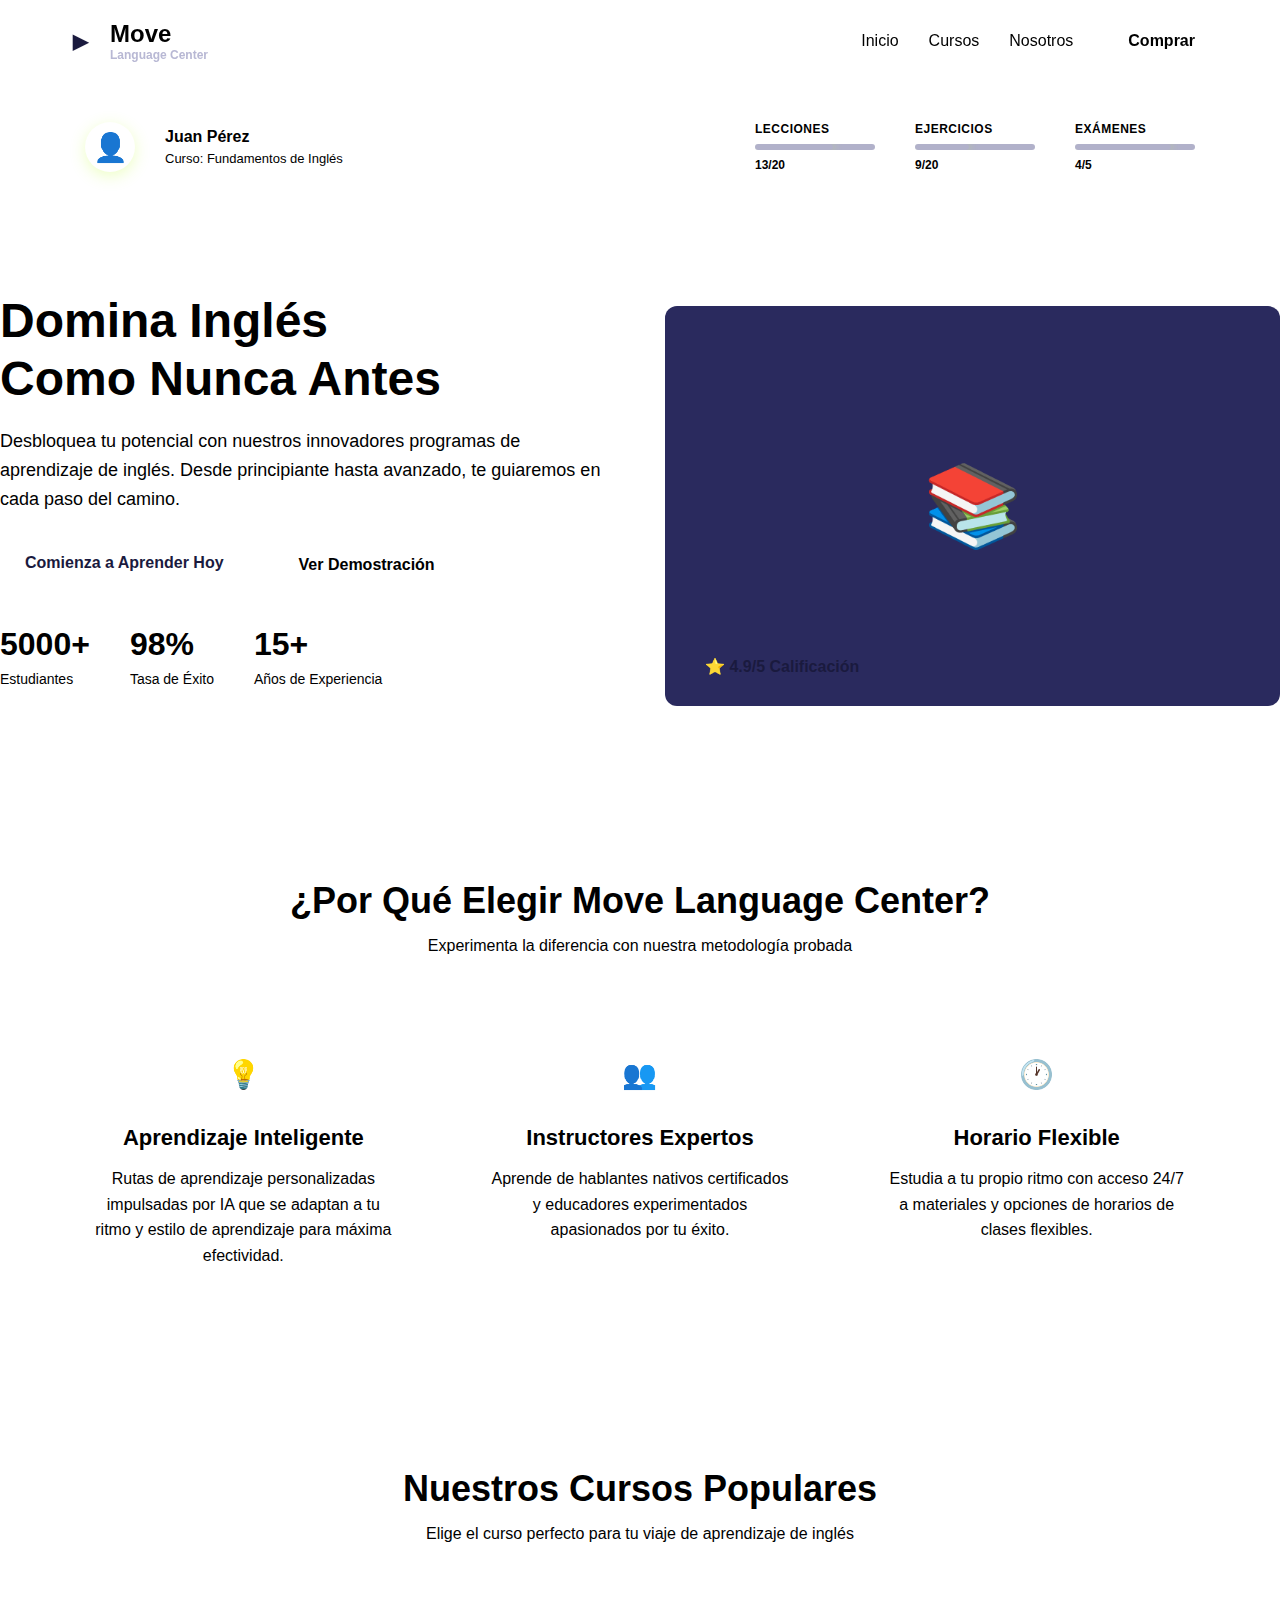
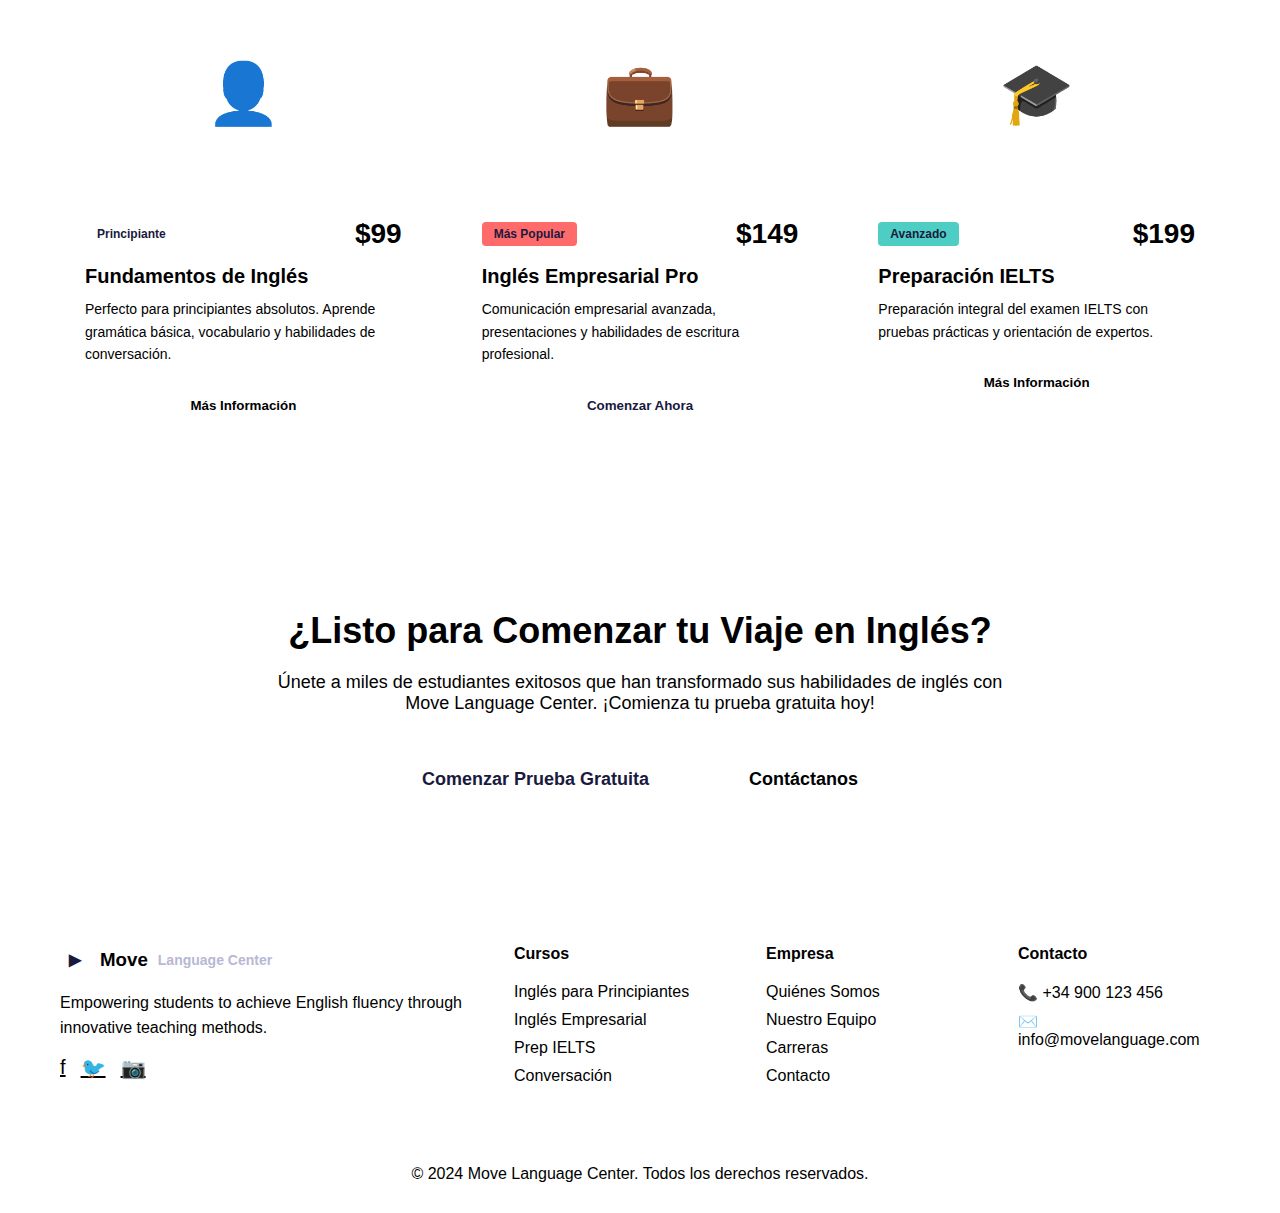
<file: index.html>
<!DOCTYPE html>
<html lang="es">
<head>
    <meta charset="UTF-8">
    <meta name="viewport" content="width=device-width, initial-scale=1.0">
    <title>Move Language Center</title>
    <link rel="stylesheet" href="styles.css">
</head>
<body>
    <header>
        <nav class="container">
            <div class="logo">
                <div class="logo-icon">▶</div>
                <div>
                    <div style="font-size: 24px;">Move</div>
                    <div style="font-size: 12px; color: #b8b8d4;">Language Center</div>
                </div>
            </div>
            <div class="nav-links">
                <a href="#inicio">Inicio</a>
                <a href="cursos.html">Cursos</a>
                <a href="nosotros.html">Nosotros</a>
                <a href="#comprar" class="btn-primary">Comprar</a>
            </div>
        </nav>
    </header>

    <!-- User Profile Section -->
    <section class="user-profile-bar">
        <div class="container">
            <a href="dashboard.html" style="text-decoration: none; color: inherit; cursor: pointer;">
                <div class="user-profile-card" style="cursor: pointer;">
                    <div class="profile-avatar">
                        <div class="avatar-icon">👤</div>
                    </div>
                    <div class="profile-info">
                        <div class="profile-name">Juan Pérez</div>
                        <div class="profile-course">Curso: Fundamentos de Inglés</div>
                    </div>
                    <div class="progress-indicators">
                        <div class="progress-item">
                            <div class="progress-label">Lecciones</div>
                            <div class="progress-bar">
                                <div class="progress-fill" style="width: 65%;"></div>
                            </div>
                            <div class="progress-text">13/20</div>
                        </div>
                        <div class="progress-item">
                            <div class="progress-label">Ejercicios</div>
                            <div class="progress-bar">
                                <div class="progress-fill" style="width: 45%;"></div>
                            </div>
                            <div class="progress-text">9/20</div>
                        </div>
                        <div class="progress-item">
                            <div class="progress-label">Exámenes</div>
                            <div class="progress-bar">
                                <div class="progress-fill" style="width: 80%;"></div>
                            </div>
                            <div class="progress-text">4/5</div>
                        </div>
                    </div>
                </div>
            </a>
        </div>
    </section>

    <section class="hero">
        <div class="container" style="display: contents;">
            <div class="hero-content">
                <h1>Domina <span class="highlight">Inglés</span><br>Como Nunca Antes</h1>
                <p>Desbloquea tu potencial con nuestros innovadores programas de aprendizaje de inglés. Desde principiante hasta avanzado, te guiaremos en cada paso del camino.</p>
                <div class="hero-buttons">
                    <a href="#" class="btn-primary">Comienza a Aprender Hoy</a>
                    <a href="#" class="btn-secondary">Ver Demostración</a>
                </div>
                <div class="stats">
                    <div class="stat-item">
                        <h3>5000+</h3>
                        <p>Estudiantes</p>
                    </div>
                    <div class="stat-item">
                        <h3>98%</h3>
                        <p>Tasa de Éxito</p>
                    </div>
                    <div class="stat-item">
                        <h3>15+</h3>
                        <p>Años de Experiencia</p>
                    </div>
                </div>
            </div>
            <div class="hero-image">
                <div style="background: #2a2a5e; border-radius: 12px; padding: 40px; text-align: center; min-height: 400px; display: flex; align-items: center; justify-content: center; font-size: 80px;">
                    📚
                </div>
                <div class="rating-badge">
                    ⭐ 4.9/5 Calificación
                </div>
            </div>
        </div>
    </section>

    <section class="why-choose">
        <div class="container">
            <h2>¿Por Qué Elegir Move Language Center?</h2>
            <p class="subtitle">Experimenta la diferencia con nuestra metodología probada</p>
            <div class="features">
                <div class="feature-card">
                    <div class="feature-icon">💡</div>
                    <h3>Aprendizaje Inteligente</h3>
                    <p>Rutas de aprendizaje personalizadas impulsadas por IA que se adaptan a tu ritmo y estilo de aprendizaje para máxima efectividad.</p>
                </div>
                <div class="feature-card">
                    <div class="feature-icon">👥</div>
                    <h3>Instructores Expertos</h3>
                    <p>Aprende de hablantes nativos certificados y educadores experimentados apasionados por tu éxito.</p>
                </div>
                <div class="feature-card">
                    <div class="feature-icon">🕐</div>
                    <h3>Horario Flexible</h3>
                    <p>Estudia a tu propio ritmo con acceso 24/7 a materiales y opciones de horarios de clases flexibles.</p>
                </div>
            </div>
        </div>
    </section>

    <section class="courses">
        <div class="container">
            <h2>Nuestros Cursos Populares</h2>
            <p class="subtitle">Elige el curso perfecto para tu viaje de aprendizaje de inglés</p>
            <div class="course-grid">
                <div class="course-card">
                    <div class="course-image">👤</div>
                    <div class="course-content">
                        <div class="course-header">
                            <span class="course-badge">Principiante</span>
                            <span class="course-price">$99</span>
                        </div>
                        <h3>Fundamentos de Inglés</h3>
                        <p>Perfecto para principiantes absolutos. Aprende gramática básica, vocabulario y habilidades de conversación.</p>
                        <button class="course-button secondary">Más Información</button>
                    </div>
                </div>
                <div class="course-card">
                    <div class="course-image">💼</div>
                    <div class="course-content">
                        <div class="course-header">
                            <span class="course-badge" style="background: #ff6b6b;">Más Popular</span>
                            <span class="course-price">$149</span>
                        </div>
                        <h3>Inglés Empresarial Pro</h3>
                        <p>Comunicación empresarial avanzada, presentaciones y habilidades de escritura profesional.</p>
                        <button class="course-button">Comenzar Ahora</button>
                    </div>
                </div>
                <div class="course-card">
                    <div class="course-image">🎓</div>
                    <div class="course-content">
                        <div class="course-header">
                            <span class="course-badge" style="background: #4ecdc4;">Avanzado</span>
                            <span class="course-price">$199</span>
                        </div>
                        <h3>Preparación IELTS</h3>
                        <p>Preparación integral del examen IELTS con pruebas prácticas y orientación de expertos.</p>
                        <button class="course-button secondary">Más Información</button>
                    </div>
                </div>
            </div>
        </div>
    </section>

    <section class="cta">
        <div class="container">
            <h2>¿Listo para Comenzar tu Viaje en Inglés?</h2>
            <p>Únete a miles de estudiantes exitosos que han transformado sus habilidades de inglés con<br>Move Language Center. ¡Comienza tu prueba gratuita hoy!</p>
            <div class="cta-buttons">
                <a href="#" class="btn-primary" style="padding: 15px 40px; font-size: 18px;">Comenzar Prueba Gratuita</a>
                <a href="#" class="btn-secondary" style="padding: 15px 40px; font-size: 18px;">Contáctanos</a>
            </div>
        </div>
    </section>

    <footer>
        <div class="container">
            <div class="footer-content">
                <div class="footer-about">
                    <h3>
                        <div class="logo-icon" style="width: 30px; height: 30px; font-size: 16px;">▶</div>
                        Move<br><span style="font-size: 14px; color: #b8b8d4;">Language Center</span>
                    </h3>
                    <p>Empowering students to achieve English fluency through innovative teaching methods.</p>
                    <div class="social-links">
                        <a href="#">f</a>
                        <a href="#">🐦</a>
                        <a href="#">📷</a>
                    </div>
                </div>
                <div class="footer-section">
                    <h4>Cursos</h4>
                    <ul>
                        <li><a href="#">Inglés para Principiantes</a></li>
                        <li><a href="#">Inglés Empresarial</a></li>
                        <li><a href="#">Prep IELTS</a></li>
                        <li><a href="#">Conversación</a></li>
                    </ul>
                </div>
                <div class="footer-section">
                    <h4>Empresa</h4>
                    <ul>
                        <li><a href="#">Quiénes Somos</a></li>
                        <li><a href="#">Nuestro Equipo</a></li>
                        <li><a href="#">Carreras</a></li>
                        <li><a href="#">Contacto</a></li>
                    </ul>
                </div>
                <div class="footer-section">
                    <h4>Contacto</h4>
                    <ul>
                        <li><a href="tel:+15551234567">📞 +34 900 123 456</a></li>
                        <li><a href="mailto:info@movelanguage.com">✉️ info@movelanguage.com</a></li>
                    </ul>
                </div>
            </div>
            <div class="footer-bottom">
                <p>© 2024 Move Language Center. Todos los derechos reservados.</p>
            </div>
        </div>
    </footer>
</body>
</html>
</file>
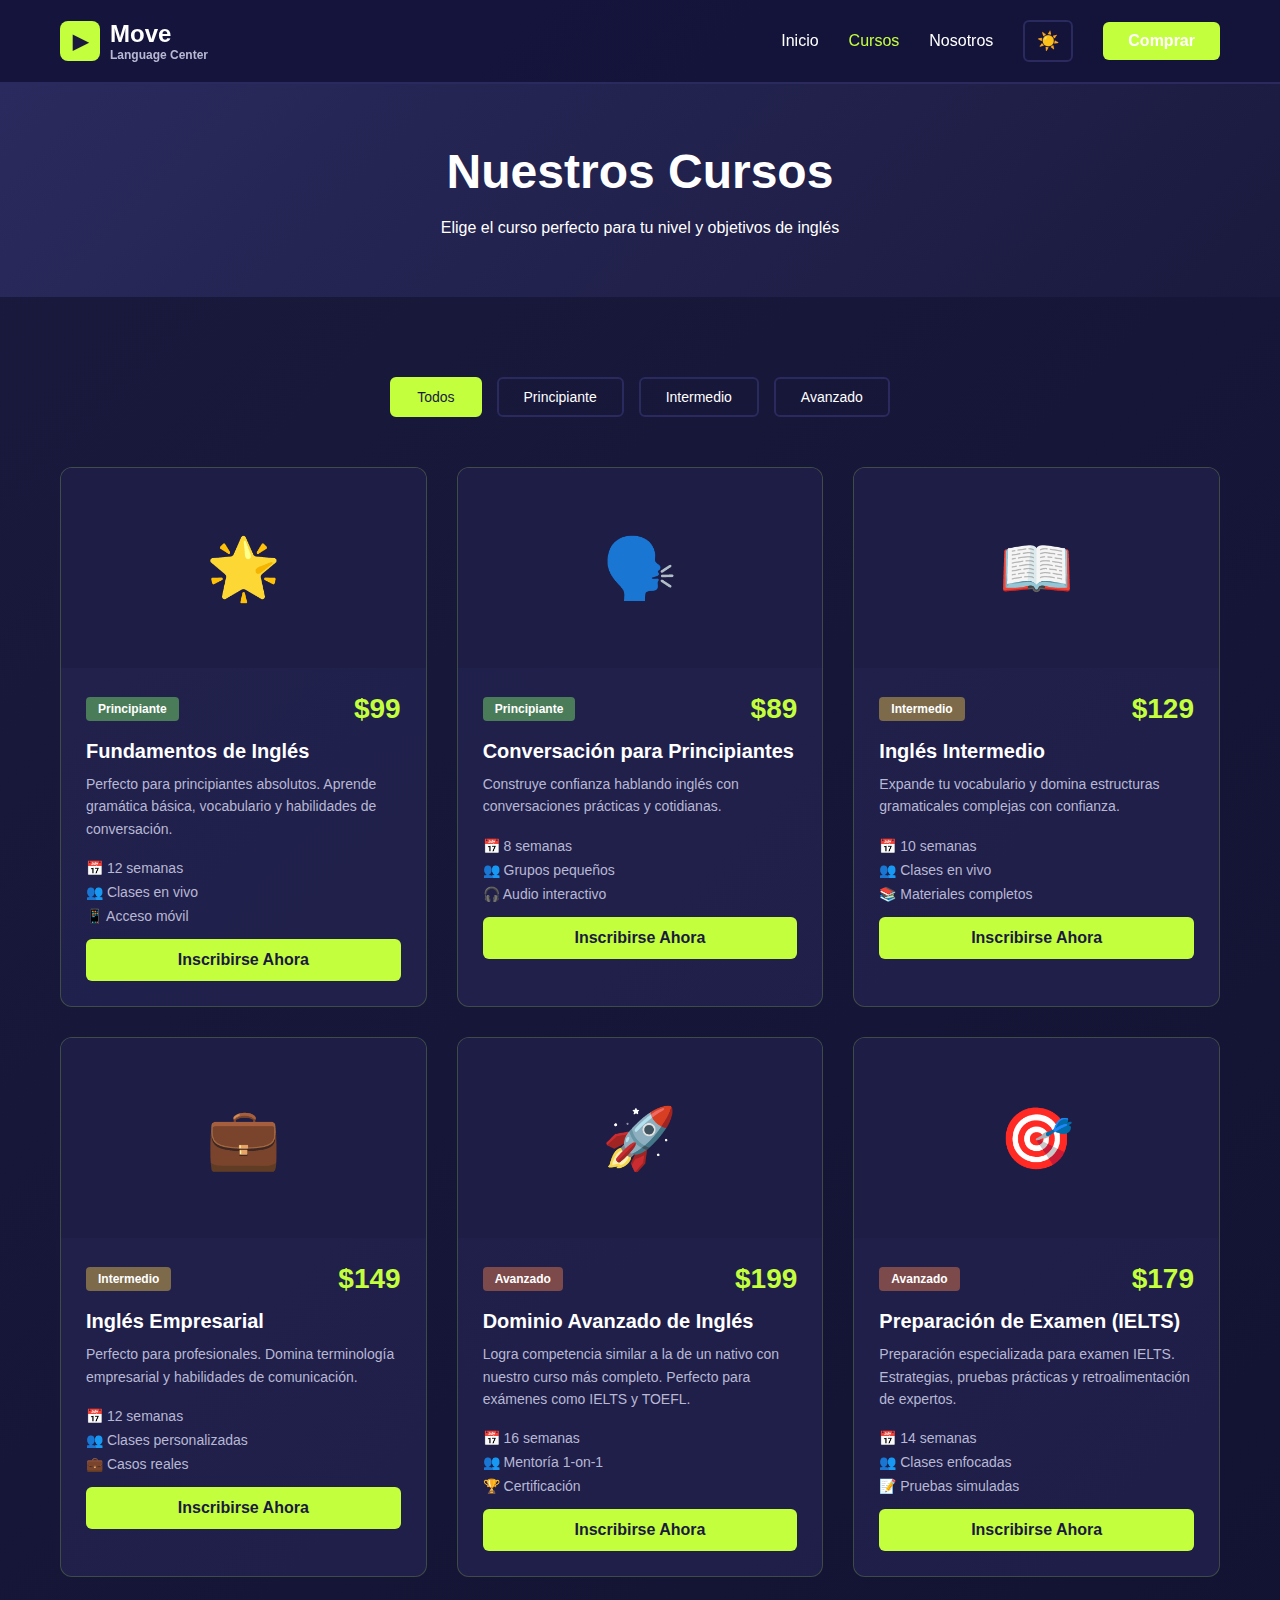
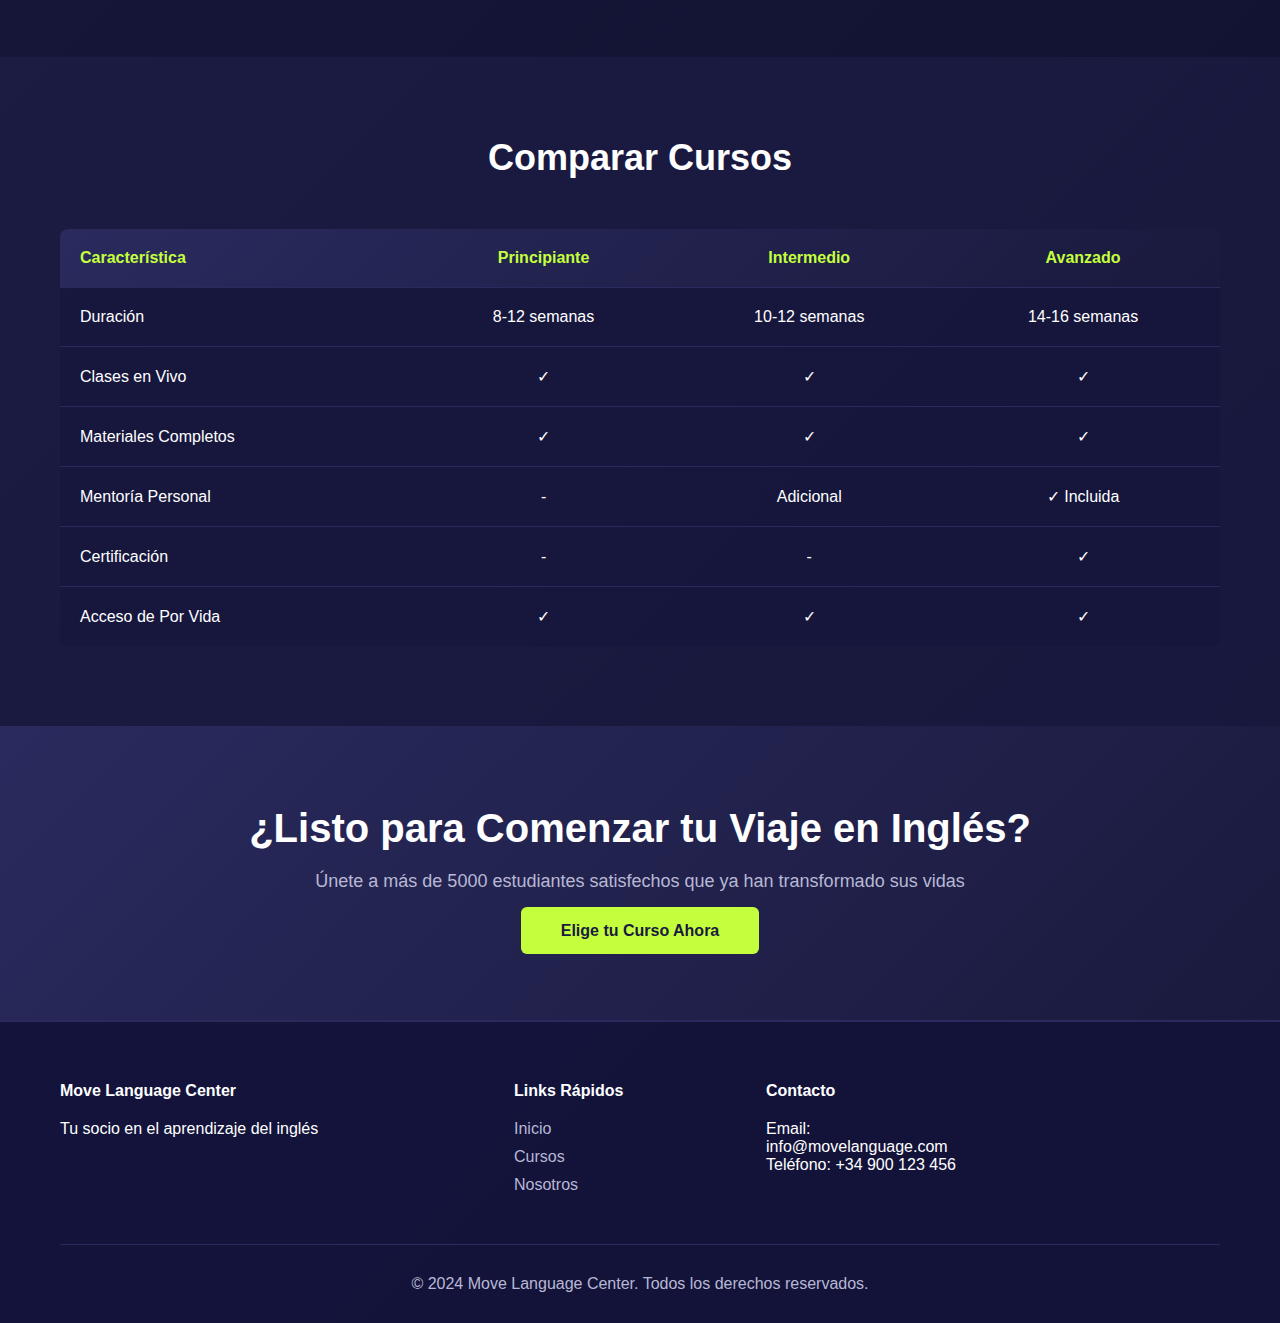
<file: cursos.html>
<!DOCTYPE html>
<html lang="es">
<head>
    <meta charset="UTF-8">
    <meta name="viewport" content="width=device-width, initial-scale=1.0">
    <title>Cursos - Move Language Center</title>
    <link rel="stylesheet" href="styles.css">
</head>
<body>
    <header>
        <nav class="container">
            <div class="logo">
                <div class="logo-icon">▶</div>
                <div>
                    <div style="font-size: 24px;">Move</div>
                    <div style="font-size: 12px; color: #b8b8d4;">Language Center</div>
                </div>
            </div>
            <div class="nav-links">
                <a href="index.html#inicio">Inicio</a>
                <a href="cursos.html" class="active">Cursos</a>
                <a href="index.html#nosotros">Nosotros</a>
                <button id="theme-toggle" class="theme-toggle" title="Toggle dark/light mode">🌙</button>
                <a href="index.html#comprar" class="btn-primary">Comprar</a>
            </div>
        </nav>
    </header>

    <section class="cursos-hero">
        <div class="container">
            <h1>Nuestros Cursos</h1>
            <p class="subtitle">Elige el curso perfecto para tu nivel y objetivos de inglés</p>
        </div>
    </section>

    <section class="all-courses">
        <div class="container">
            <div class="courses-filter">
                <button class="filter-btn active" data-filter="all">Todos</button>
                <button class="filter-btn" data-filter="beginner">Principiante</button>
                <button class="filter-btn" data-filter="intermediate">Intermedio</button>
                <button class="filter-btn" data-filter="advanced">Avanzado</button>
            </div>

            <div class="course-grid">
                <!-- Beginner Courses -->
                <div class="course-card" data-level="beginner">
                    <div class="course-image">🌟</div>
                    <div class="course-content">
                        <div class="course-header">
                            <span class="course-badge beginner-badge">Principiante</span>
                            <span class="course-price">$99</span>
                        </div>
                        <h3>Fundamentos de Inglés</h3>
                        <p>Perfecto para principiantes absolutos. Aprende gramática básica, vocabulario y habilidades de conversación.</p>
                        <div class="course-details">
                            <span>📅 12 semanas</span>
                            <span>👥 Clases en vivo</span>
                            <span>📱 Acceso móvil</span>
                        </div>
                        <a href="#" class="btn-primary full-width">Inscribirse Ahora</a>
                    </div>
                </div>

                <div class="course-card" data-level="beginner">
                    <div class="course-image">🗣️</div>
                    <div class="course-content">
                        <div class="course-header">
                            <span class="course-badge beginner-badge">Principiante</span>
                            <span class="course-price">$89</span>
                        </div>
                        <h3>Conversación para Principiantes</h3>
                        <p>Construye confianza hablando inglés con conversaciones prácticas y cotidianas.</p>
                        <div class="course-details">
                            <span>📅 8 semanas</span>
                            <span>👥 Grupos pequeños</span>
                            <span>🎧 Audio interactivo</span>
                        </div>
                        <a href="#" class="btn-primary full-width">Inscribirse Ahora</a>
                    </div>
                </div>

                <!-- Intermediate Courses -->
                <div class="course-card" data-level="intermediate">
                    <div class="course-image">📖</div>
                    <div class="course-content">
                        <div class="course-header">
                            <span class="course-badge intermediate-badge">Intermedio</span>
                            <span class="course-price">$129</span>
                        </div>
                        <h3>Inglés Intermedio</h3>
                        <p>Expande tu vocabulario y domina estructuras gramaticales complejas con confianza.</p>
                        <div class="course-details">
                            <span>📅 10 semanas</span>
                            <span>👥 Clases en vivo</span>
                            <span>📚 Materiales completos</span>
                        </div>
                        <a href="#" class="btn-primary full-width">Inscribirse Ahora</a>
                    </div>
                </div>

                <div class="course-card" data-level="intermediate">
                    <div class="course-image">💼</div>
                    <div class="course-content">
                        <div class="course-header">
                            <span class="course-badge intermediate-badge">Intermedio</span>
                            <span class="course-price">$149</span>
                        </div>
                        <h3>Inglés Empresarial</h3>
                        <p>Perfecto para profesionales. Domina terminología empresarial y habilidades de comunicación.</p>
                        <div class="course-details">
                            <span>📅 12 semanas</span>
                            <span>👥 Clases personalizadas</span>
                            <span>💼 Casos reales</span>
                        </div>
                        <a href="#" class="btn-primary full-width">Inscribirse Ahora</a>
                    </div>
                </div>

                <!-- Advanced Courses -->
                <div class="course-card" data-level="advanced">
                    <div class="course-image">🚀</div>
                    <div class="course-content">
                        <div class="course-header">
                            <span class="course-badge advanced-badge">Avanzado</span>
                            <span class="course-price">$199</span>
                        </div>
                        <h3>Dominio Avanzado de Inglés</h3>
                        <p>Logra competencia similar a la de un nativo con nuestro curso más completo. Perfecto para exámenes como IELTS y TOEFL.</p>
                        <div class="course-details">
                            <span>📅 16 semanas</span>
                            <span>👥 Mentoría 1-on-1</span>
                            <span>🏆 Certificación</span>
                        </div>
                        <a href="#" class="btn-primary full-width">Inscribirse Ahora</a>
                    </div>
                </div>

                <div class="course-card" data-level="advanced">
                    <div class="course-image">🎯</div>
                    <div class="course-content">
                        <div class="course-header">
                            <span class="course-badge advanced-badge">Avanzado</span>
                            <span class="course-price">$179</span>
                        </div>
                        <h3>Preparación de Examen (IELTS)</h3>
                        <p>Preparación especializada para examen IELTS. Estrategias, pruebas prácticas y retroalimentación de expertos.</p>
                        <div class="course-details">
                            <span>📅 14 semanas</span>
                            <span>👥 Clases enfocadas</span>
                            <span>📝 Pruebas simuladas</span>
                        </div>
                        <a href="#" class="btn-primary full-width">Inscribirse Ahora</a>
                    </div>
                </div>
            </div>
        </div>
    </section>

    <section class="course-comparison">
        <div class="container">
            <h2>Comparar Cursos</h2>
            <table class="comparison-table">
                <thead>
                    <tr>
                        <th>Característica</th>
                        <th>Principiante</th>
                        <th>Intermedio</th>
                        <th>Avanzado</th>
                    </tr>
                </thead>
                <tbody>
                    <tr>
                        <td>Duración</td>
                        <td>8-12 semanas</td>
                        <td>10-12 semanas</td>
                        <td>14-16 semanas</td>
                    </tr>
                    <tr>
                        <td>Clases en Vivo</td>
                        <td>✓</td>
                        <td>✓</td>
                        <td>✓</td>
                    </tr>
                    <tr>
                        <td>Materiales Completos</td>
                        <td>✓</td>
                        <td>✓</td>
                        <td>✓</td>
                    </tr>
                    <tr>
                        <td>Mentoría Personal</td>
                        <td>-</td>
                        <td>Adicional</td>
                        <td>✓ Incluida</td>
                    </tr>
                    <tr>
                        <td>Certificación</td>
                        <td>-</td>
                        <td>-</td>
                        <td>✓</td>
                    </tr>
                    <tr>
                        <td>Acceso de Por Vida</td>
                        <td>✓</td>
                        <td>✓</td>
                        <td>✓</td>
                    </tr>
                </tbody>
            </table>
        </div>
    </section>

    <section class="cta-section">
        <div class="container">
            <h2>¿Listo para Comenzar tu Viaje en Inglés?</h2>
            <p>Únete a más de 5000 estudiantes satisfechos que ya han transformado sus vidas</p>
            <a href="#" class="btn-primary" style="font-size: 16px; padding: 15px 40px;">Elige tu Curso Ahora</a>
        </div>
    </section>

    <footer>
        <div class="container">
            <div class="footer-content">
                <div class="footer-section">
                    <h4>Move Language Center</h4>
                    <p>Tu socio en el aprendizaje del inglés</p>
                </div>
                <div class="footer-section">
                    <h4>Links Rápidos</h4>
                    <ul>
                        <li><a href="index.html">Inicio</a></li>
                        <li><a href="cursos.html">Cursos</a></li>
                        <li><a href="index.html#nosotros">Nosotros</a></li>
                    </ul>
                </div>
                <div class="footer-section">
                    <h4>Contacto</h4>
                    <p>Email: info@movelanguage.com</p>
                    <p>Teléfono: +34 900 123 456</p>
                </div>
            </div>
            <div class="footer-bottom">
                <p>&copy; 2024 Move Language Center. Todos los derechos reservados.</p>
            </div>
        </div>
    </footer>

    <script>
        // Filter functionality
        const filterBtns = document.querySelectorAll('.filter-btn');
        const courseCards = document.querySelectorAll('.course-card');

        filterBtns.forEach(btn => {
            btn.addEventListener('click', () => {
                // Remove active class from all buttons
                filterBtns.forEach(b => b.classList.remove('active'));
                // Add active class to clicked button
                btn.classList.add('active');

                const filterValue = btn.getAttribute('data-filter');

                courseCards.forEach(card => {
                    if (filterValue === 'all') {
                        card.style.display = 'block';
                    } else {
                        if (card.getAttribute('data-level') === filterValue) {
                            card.style.display = 'block';
                        } else {
                            card.style.display = 'none';
                        }
                    }
                });
            });
        });

        // Theme Toggle Script
        const themeToggle = document.getElementById('theme-toggle');
        const html = document.documentElement;
        
        // Check for saved theme preference or default to dark
        const currentTheme = localStorage.getItem('theme') || 'dark';
        html.setAttribute('data-theme', currentTheme);
        updateThemeToggle(currentTheme);
        
        themeToggle.addEventListener('click', () => {
            const theme = html.getAttribute('data-theme') === 'dark' ? 'light' : 'dark';
            html.setAttribute('data-theme', theme);
            localStorage.setItem('theme', theme);
            updateThemeToggle(theme);
        });
        
        function updateThemeToggle(theme) {
            themeToggle.textContent = theme === 'dark' ? '☀️' : '🌙';
        }
    </script>
</body>
</html>
</file>
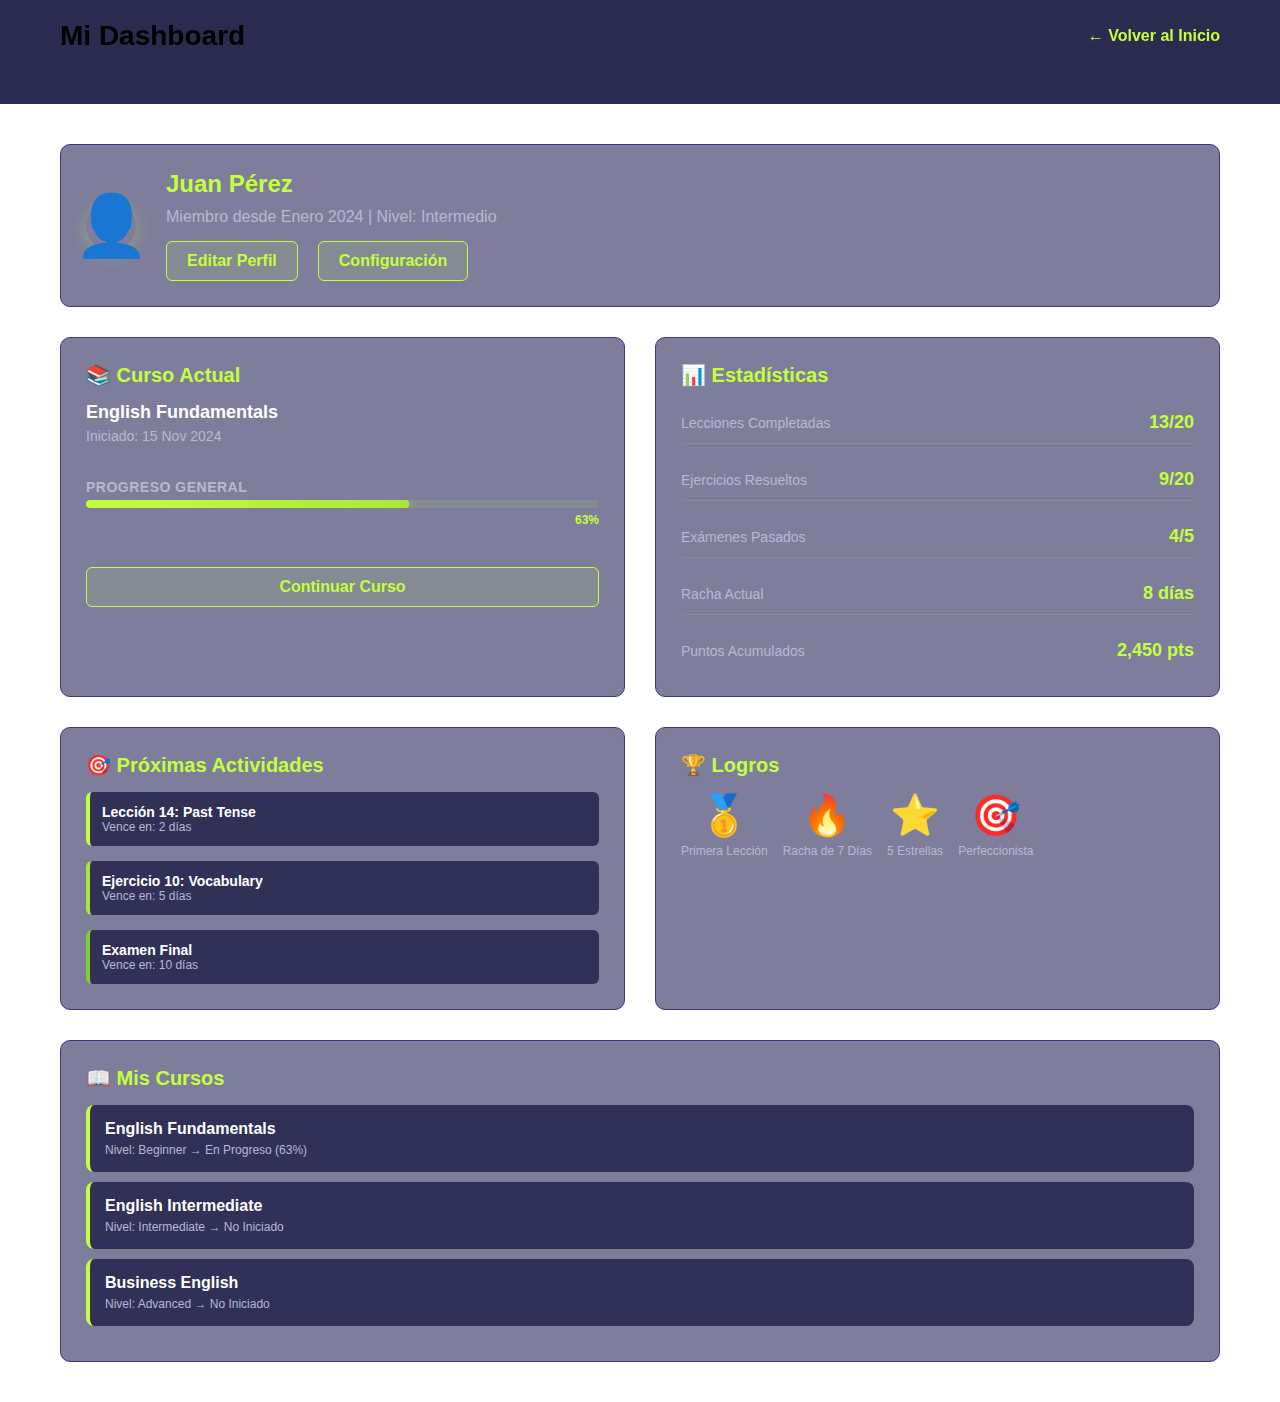
<file: dashboard.html>
<!DOCTYPE html>
<html lang="es">
<head>
    <meta charset="UTF-8">
    <meta name="viewport" content="width=device-width, initial-scale=1.0">
    <title>Mi Dashboard - Move Language Center</title>
    <link rel="stylesheet" href="styles.css">
    <style>
        /* Dashboard Specific Styles */
        .dashboard-header {
            background: rgba(20, 20, 60, 0.9);
            padding: 20px 0;
            border-bottom: 2px solid #2a2a5e;
            margin-bottom: 40px;
        }

        .dashboard-container {
            max-width: 1200px;
            margin: 0 auto;
            padding: 0 20px;
        }

        .dashboard-grid {
            display: grid;
            grid-template-columns: 1fr 1fr;
            gap: 30px;
            margin-bottom: 40px;
        }

        .dashboard-card {
            background: rgba(40, 40, 90, 0.6);
            border: 1px solid #3a3a7e;
            border-radius: 10px;
            padding: 25px;
            transition: transform 0.3s, box-shadow 0.3s;
        }

        .dashboard-card:hover {
            transform: translateY(-5px);
            box-shadow: 0 10px 30px rgba(196, 255, 61, 0.1);
        }

        .dashboard-card h3 {
            color: #c4ff3d;
            margin-bottom: 15px;
            font-size: 20px;
        }

        .card-content {
            display: flex;
            flex-direction: column;
            gap: 15px;
        }

        .stat-row {
            display: flex;
            justify-content: space-between;
            align-items: center;
            padding: 10px 0;
            border-bottom: 1px solid rgba(196, 255, 61, 0.1);
        }

        .stat-row:last-child {
            border-bottom: none;
        }

        .stat-label {
            color: #b8b8d4;
            font-size: 14px;
        }

        .stat-value {
            color: #c4ff3d;
            font-weight: bold;
            font-size: 18px;
        }

        .progress-section {
            margin-top: 20px;
        }

        .progress-item-dashboard {
            margin-bottom: 15px;
        }

        .progress-item-dashboard .progress-label {
            color: #b8b8d4;
            font-size: 14px;
            margin-bottom: 5px;
        }

        .progress-item-dashboard .progress-bar {
            background: rgba(196, 255, 61, 0.1);
            height: 8px;
            border-radius: 4px;
            overflow: hidden;
            margin-bottom: 5px;
        }

        .progress-item-dashboard .progress-fill {
            background: linear-gradient(90deg, #c4ff3d, #a8e836);
            height: 100%;
        }

        .progress-item-dashboard .progress-text {
            color: #c4ff3d;
            font-size: 12px;
            text-align: right;
        }

        .course-list {
            list-style: none;
        }

        .course-item {
            background: rgba(30, 30, 70, 0.8);
            padding: 15px;
            border-radius: 8px;
            margin-bottom: 10px;
            border-left: 4px solid #c4ff3d;
            transition: background 0.3s;
        }

        .course-item:hover {
            background: rgba(40, 40, 90, 0.8);
        }

        .course-name {
            color: #ffffff;
            font-weight: bold;
            margin-bottom: 5px;
        }

        .course-level {
            color: #b8b8d4;
            font-size: 12px;
        }

        .btn-secondary {
            background: rgba(196, 255, 61, 0.1);
            color: #c4ff3d;
            padding: 10px 20px;
            border-radius: 6px;
            text-decoration: none;
            border: 1px solid #c4ff3d;
            transition: all 0.3s;
            display: inline-block;
            cursor: pointer;
            font-weight: bold;
        }

        .btn-secondary:hover {
            background: #c4ff3d;
            color: #1a1a3e;
        }

        .wide-card {
            grid-column: 1 / -1;
        }

        .header-top {
            display: flex;
            justify-content: space-between;
            align-items: center;
            margin-bottom: 30px;
        }

        .back-button {
            color: #c4ff3d;
            text-decoration: none;
            font-weight: bold;
            display: flex;
            align-items: center;
            gap: 10px;
            transition: gap 0.3s;
        }

        .back-button:hover {
            gap: 15px;
        }

        @media (max-width: 768px) {
            .dashboard-grid {
                grid-template-columns: 1fr;
            }

            .wide-card {
                grid-column: 1;
            }
        }
    </style>
</head>
<body>
    <!-- Dashboard Header -->
    <header class="dashboard-header">
        <div class="dashboard-container">
            <div class="header-top">
                <h1 style="font-size: 28px;">Mi Dashboard</h1>
                <a href="index.html" class="back-button">← Volver al Inicio</a>
            </div>
        </div>
    </header>

    <!-- Main Dashboard Content -->
    <main class="dashboard-container">
        <!-- User Profile Summary -->
        <div class="dashboard-card wide-card" style="margin-bottom: 30px;">
            <div style="display: flex; align-items: center; gap: 30px;">
                <div class="profile-avatar" style="flex-shrink: 0;">
                    <div class="avatar-icon" style="font-size: 60px;">👤</div>
                </div>
                <div style="flex: 1;">
                    <h2 style="color: #c4ff3d; margin-bottom: 10px;">Juan Pérez</h2>
                    <p style="color: #b8b8d4; margin-bottom: 15px;">Miembro desde Enero 2024 | Nivel: Intermedio</p>
                    <div style="display: flex; gap: 20px;">
                        <a href="#" class="btn-secondary">Editar Perfil</a>
                        <a href="#" class="btn-secondary">Configuración</a>
                    </div>
                </div>
            </div>
        </div>

        <div class="dashboard-grid">
            <!-- Current Course Card -->
            <div class="dashboard-card">
                <h3>📚 Curso Actual</h3>
                <div class="card-content">
                    <div>
                        <div style="font-size: 18px; color: #ffffff; font-weight: bold;">English Fundamentals</div>
                        <div style="color: #b8b8d4; font-size: 14px; margin-top: 5px;">Iniciado: 15 Nov 2024</div>
                    </div>
                    <div class="progress-section">
                        <div class="progress-item-dashboard">
                            <div class="progress-label">Progreso General</div>
                            <div class="progress-bar">
                                <div class="progress-fill" style="width: 63%;"></div>
                            </div>
                            <div class="progress-text">63%</div>
                        </div>
                    </div>
                    <a href="english_fundamentals.html" class="btn-secondary" style="text-align: center; margin-top: 10px;">Continuar Curso</a>
                </div>
            </div>

            <!-- Learning Stats Card -->
            <div class="dashboard-card">
                <h3>📊 Estadísticas</h3>
                <div class="card-content">
                    <div class="stat-row">
                        <span class="stat-label">Lecciones Completadas</span>
                        <span class="stat-value">13/20</span>
                    </div>
                    <div class="stat-row">
                        <span class="stat-label">Ejercicios Resueltos</span>
                        <span class="stat-value">9/20</span>
                    </div>
                    <div class="stat-row">
                        <span class="stat-label">Exámenes Pasados</span>
                        <span class="stat-value">4/5</span>
                    </div>
                    <div class="stat-row">
                        <span class="stat-label">Racha Actual</span>
                        <span class="stat-value">8 días</span>
                    </div>
                    <div class="stat-row">
                        <span class="stat-label">Puntos Acumulados</span>
                        <span class="stat-value">2,450 pts</span>
                    </div>
                </div>
            </div>

            <!-- Activities Card -->
            <div class="dashboard-card">
                <h3>🎯 Próximas Actividades</h3>
                <div class="card-content">
                    <div style="background: rgba(30, 30, 70, 0.8); padding: 12px; border-radius: 6px; border-left: 4px solid #c4ff3d;">
                        <div style="color: #ffffff; font-weight: bold; font-size: 14px;">Lección 14: Past Tense</div>
                        <div style="color: #b8b8d4; font-size: 12px;">Vence en: 2 días</div>
                    </div>
                    <div style="background: rgba(30, 30, 70, 0.8); padding: 12px; border-radius: 6px; border-left: 4px solid #a8e836;">
                        <div style="color: #ffffff; font-weight: bold; font-size: 14px;">Ejercicio 10: Vocabulary</div>
                        <div style="color: #b8b8d4; font-size: 12px;">Vence en: 5 días</div>
                    </div>
                    <div style="background: rgba(30, 30, 70, 0.8); padding: 12px; border-radius: 6px; border-left: 4px solid #7ecf2f;">
                        <div style="color: #ffffff; font-weight: bold; font-size: 14px;">Examen Final</div>
                        <div style="color: #b8b8d4; font-size: 12px;">Vence en: 10 días</div>
                    </div>
                </div>
            </div>

            <!-- Badges & Achievements Card -->
            <div class="dashboard-card">
                <h3>🏆 Logros</h3>
                <div class="card-content">
                    <div style="display: flex; flex-wrap: wrap; gap: 15px;">
                        <div style="text-align: center;">
                            <div style="font-size: 40px; margin-bottom: 5px;">🥇</div>
                            <div style="color: #b8b8d4; font-size: 12px;">Primera Lección</div>
                        </div>
                        <div style="text-align: center;">
                            <div style="font-size: 40px; margin-bottom: 5px;">🔥</div>
                            <div style="color: #b8b8d4; font-size: 12px;">Racha de 7 Días</div>
                        </div>
                        <div style="text-align: center;">
                            <div style="font-size: 40px; margin-bottom: 5px;">⭐</div>
                            <div style="color: #b8b8d4; font-size: 12px;">5 Estrellas</div>
                        </div>
                        <div style="text-align: center;">
                            <div style="font-size: 40px; margin-bottom: 5px;">🎯</div>
                            <div style="color: #b8b8d4; font-size: 12px;">Perfeccionista</div>
                        </div>
                    </div>
                </div>
            </div>

            <!-- All Courses Card -->
            <div class="dashboard-card wide-card">
                <h3>📖 Mis Cursos</h3>
                <ul class="course-list">
                    <li class="course-item">
                        <div class="course-name">English Fundamentals</div>
                        <div class="course-level">Nivel: Beginner → En Progreso (63%)</div>
                    </li>
                    <li class="course-item">
                        <div class="course-name">English Intermediate</div>
                        <div class="course-level">Nivel: Intermediate → No Iniciado</div>
                    </li>
                    <li class="course-item">
                        <div class="course-name">Business English</div>
                        <div class="course-level">Nivel: Advanced → No Iniciado</div>
                    </li>
                </ul>
            </div>
        </div>
    </main>

    <script>
        // Agregar evento de navegación al volver
        document.querySelector('.back-button').addEventListener('click', function(e) {
            e.preventDefault();
            window.location.href = 'index.html';
        });
    </script>
</body>
</html>
</file>
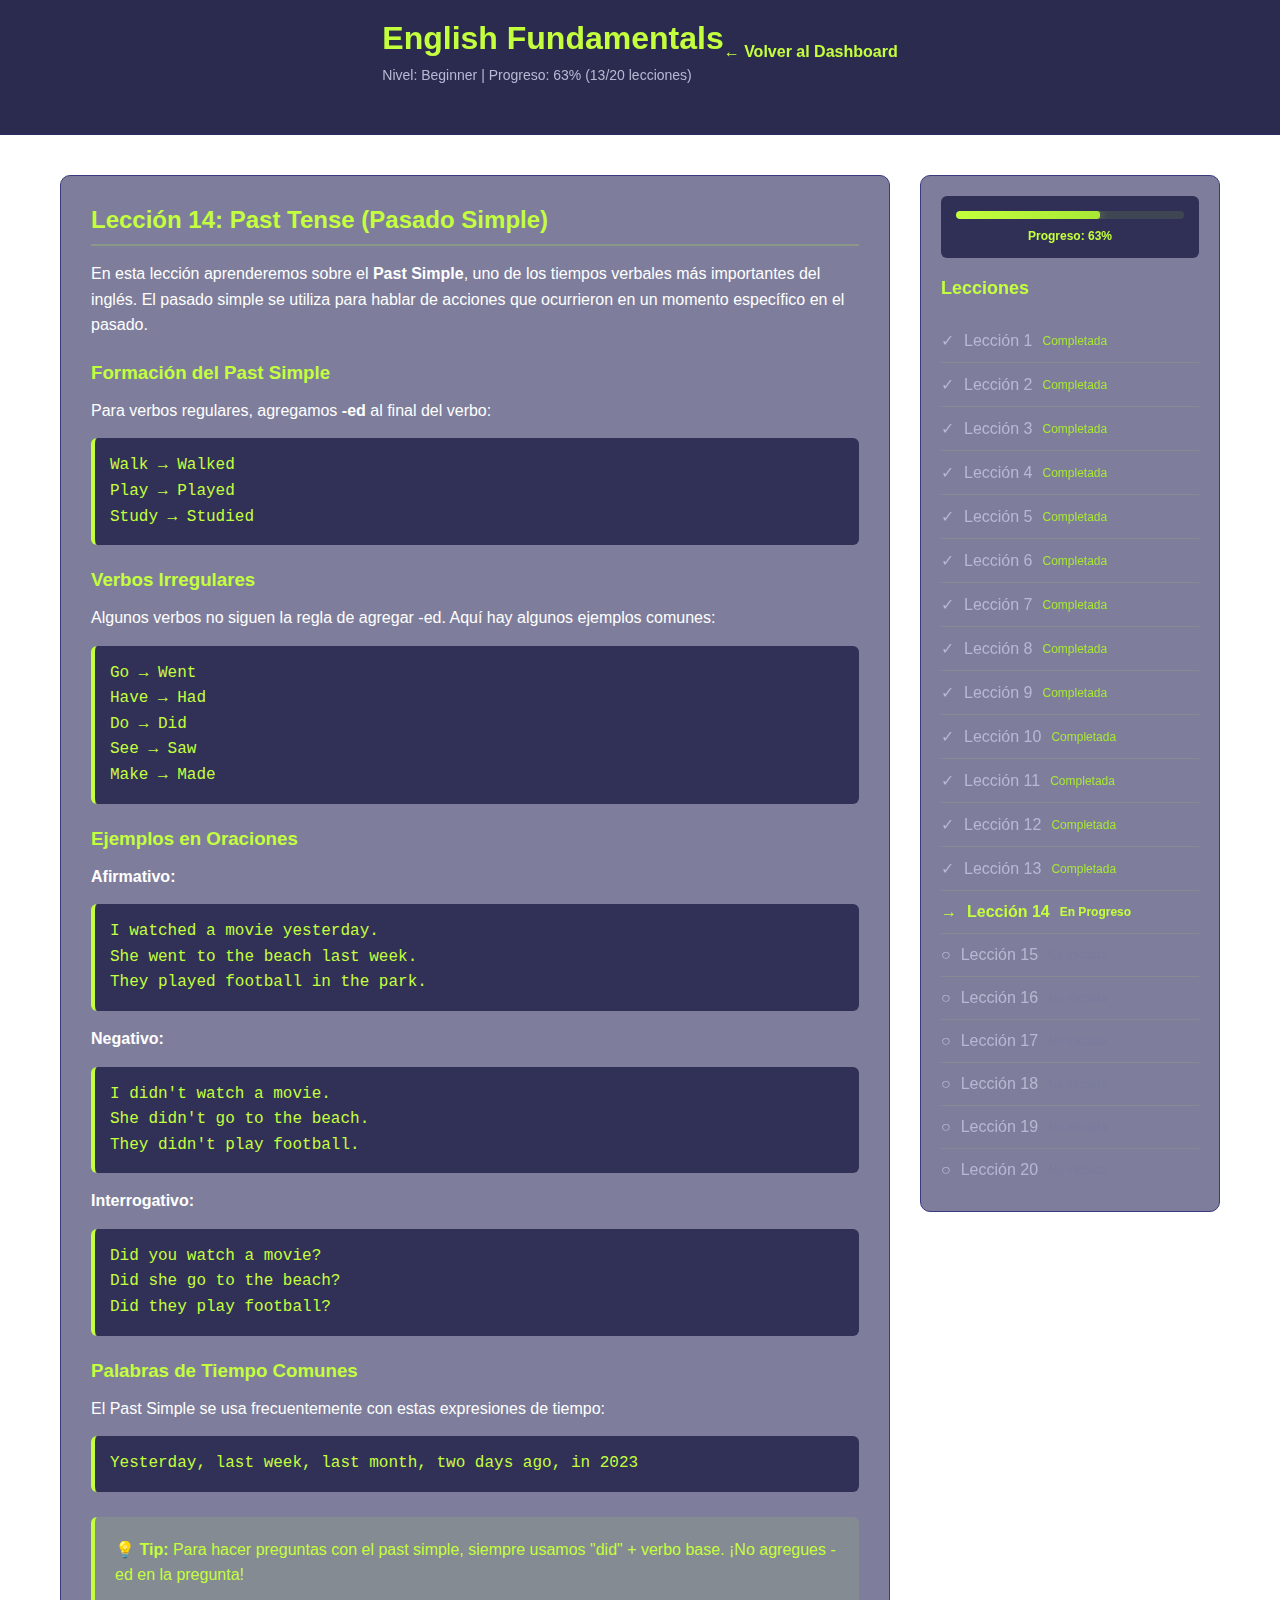
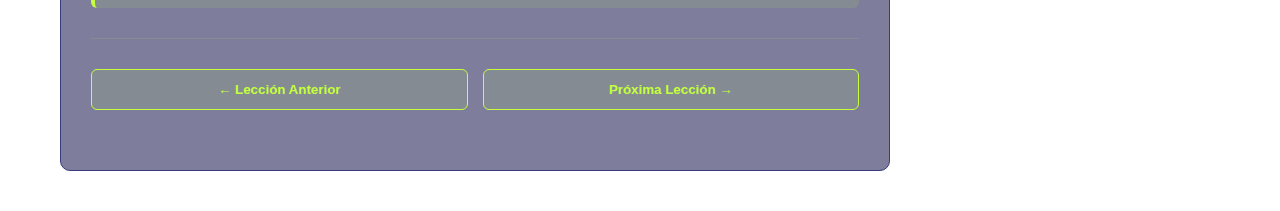
<file: english_fundamentals.html>
<!DOCTYPE html>
<html lang="es">
<head>
    <meta charset="UTF-8">
    <meta name="viewport" content="width=device-width, initial-scale=1.0">
    <title>English Fundamentals - Move Language Center</title>
    <link rel="stylesheet" href="styles.css">
    <style>
        /* Course Page Specific Styles */
        .course-header {
            background: rgba(20, 20, 60, 0.9);
            padding: 20px 0;
            border-bottom: 2px solid #2a2a5e;
            margin-bottom: 40px;
        }

        .course-container {
            max-width: 1200px;
            margin: 0 auto;
            padding: 0 20px;
        }

        .course-title-section {
            display: flex;
            justify-content: space-between;
            align-items: center;
            margin-bottom: 30px;
        }

        .course-info {
            flex: 1;
        }

        .course-info h1 {
            font-size: 32px;
            color: #c4ff3d;
            margin-bottom: 10px;
        }

        .course-meta {
            color: #b8b8d4;
            font-size: 14px;
        }

        .back-button {
            color: #c4ff3d;
            text-decoration: none;
            font-weight: bold;
            display: flex;
            align-items: center;
            gap: 10px;
            transition: gap 0.3s;
        }

        .back-button:hover {
            gap: 15px;
        }

        .course-layout {
            display: grid;
            grid-template-columns: 1fr 300px;
            gap: 30px;
            margin-bottom: 40px;
        }

        .course-content {
            background: rgba(40, 40, 90, 0.6);
            border: 1px solid #3a3a7e;
            border-radius: 10px;
            padding: 30px;
        }

        .lesson-section {
            margin-bottom: 30px;
        }

        .lesson-section h2 {
            color: #c4ff3d;
            font-size: 24px;
            margin-bottom: 15px;
            border-bottom: 2px solid rgba(196, 255, 61, 0.2);
            padding-bottom: 10px;
        }

        .lesson-content {
            color: #ffffff;
            line-height: 1.6;
        }

        .lesson-content p {
            margin-bottom: 15px;
        }

        .lesson-example {
            background: rgba(30, 30, 70, 0.8);
            padding: 15px;
            border-left: 4px solid #c4ff3d;
            border-radius: 6px;
            margin: 15px 0;
            font-family: 'Courier New', monospace;
            color: #c4ff3d;
        }

        .sidebar {
            background: rgba(40, 40, 90, 0.6);
            border: 1px solid #3a3a7e;
            border-radius: 10px;
            padding: 20px;
            height: fit-content;
            position: sticky;
            top: 20px;
        }

        .sidebar h3 {
            color: #c4ff3d;
            margin-bottom: 20px;
            font-size: 18px;
        }

        .lesson-list {
            list-style: none;
        }

        .lesson-item {
            padding: 12px 0;
            border-bottom: 1px solid rgba(196, 255, 61, 0.1);
        }

        .lesson-item:last-child {
            border-bottom: none;
        }

        .lesson-link {
            color: #b8b8d4;
            text-decoration: none;
            display: flex;
            align-items: center;
            gap: 10px;
            transition: color 0.3s;
        }

        .lesson-link:hover {
            color: #c4ff3d;
        }

        .lesson-link.active {
            color: #c4ff3d;
            font-weight: bold;
        }

        .lesson-status {
            font-size: 12px;
        }

        .completed {
            color: #a8e836;
        }

        .current {
            color: #c4ff3d;
        }

        .not-started {
            color: #7a7a9e;
        }

        .nav-buttons {
            display: flex;
            gap: 15px;
            margin-top: 30px;
            padding-top: 30px;
            border-top: 1px solid rgba(196, 255, 61, 0.1);
        }

        .btn-secondary {
            background: rgba(196, 255, 61, 0.1);
            color: #c4ff3d;
            padding: 12px 20px;
            border-radius: 6px;
            text-decoration: none;
            border: 1px solid #c4ff3d;
            transition: all 0.3s;
            display: inline-block;
            cursor: pointer;
            font-weight: bold;
            flex: 1;
            text-align: center;
        }

        .btn-secondary:hover {
            background: #c4ff3d;
            color: #1a1a3e;
        }

        .btn-secondary:disabled {
            opacity: 0.5;
            cursor: not-allowed;
        }

        .progress-info {
            background: rgba(30, 30, 70, 0.8);
            padding: 15px;
            border-radius: 6px;
            margin-bottom: 20px;
        }

        .progress-bar {
            background: rgba(196, 255, 61, 0.1);
            height: 8px;
            border-radius: 4px;
            overflow: hidden;
            margin-bottom: 10px;
        }

        .progress-fill {
            background: linear-gradient(90deg, #c4ff3d, #a8e836);
            height: 100%;
        }

        .progress-text {
            color: #c4ff3d;
            font-size: 12px;
            text-align: center;
        }

        @media (max-width: 768px) {
            .course-layout {
                grid-template-columns: 1fr;
            }

            .sidebar {
                position: static;
            }

            .course-title-section {
                flex-direction: column;
                align-items: flex-start;
            }
        }
    </style>
</head>
<body>
    <!-- Course Header -->
    <header class="course-header">
        <div class="course-container">
            <div class="course-title-section">
                <div class="course-info">
                    <h1>English Fundamentals</h1>
                    <p class="course-meta">Nivel: Beginner | Progreso: 63% (13/20 lecciones)</p>
                </div>
                <a href="dashboard.html" class="back-button">← Volver al Dashboard</a>
            </div>
        </div>
    </header>

    <!-- Main Course Content -->
    <main class="course-container">
        <div class="course-layout">
            <!-- Main Content -->
            <div class="course-content">
                <!-- Lesson 14: Past Tense -->
                <div class="lesson-section">
                    <h2>Lección 14: Past Tense (Pasado Simple)</h2>
                    <div class="lesson-content">
                        <p>En esta lección aprenderemos sobre el <strong>Past Simple</strong>, uno de los tiempos verbales más importantes del inglés. El pasado simple se utiliza para hablar de acciones que ocurrieron en un momento específico en el pasado.</p>
                        
                        <h3 style="color: #c4ff3d; margin-top: 20px; margin-bottom: 10px;">Formación del Past Simple</h3>
                        <p>Para verbos regulares, agregamos <strong>-ed</strong> al final del verbo:</p>
                        
                        <div class="lesson-example">
                            <div>Walk → Walked</div>
                            <div>Play → Played</div>
                            <div>Study → Studied</div>
                        </div>

                        <h3 style="color: #c4ff3d; margin-top: 20px; margin-bottom: 10px;">Verbos Irregulares</h3>
                        <p>Algunos verbos no siguen la regla de agregar -ed. Aquí hay algunos ejemplos comunes:</p>
                        
                        <div class="lesson-example">
                            <div>Go → Went</div>
                            <div>Have → Had</div>
                            <div>Do → Did</div>
                            <div>See → Saw</div>
                            <div>Make → Made</div>
                        </div>

                        <h3 style="color: #c4ff3d; margin-top: 20px; margin-bottom: 10px;">Ejemplos en Oraciones</h3>
                        <p><strong>Afirmativo:</strong></p>
                        <div class="lesson-example">
                            <div>I watched a movie yesterday.</div>
                            <div>She went to the beach last week.</div>
                            <div>They played football in the park.</div>
                        </div>

                        <p style="margin-top: 15px;"><strong>Negativo:</strong></p>
                        <div class="lesson-example">
                            <div>I didn't watch a movie.</div>
                            <div>She didn't go to the beach.</div>
                            <div>They didn't play football.</div>
                        </div>

                        <p style="margin-top: 15px;"><strong>Interrogativo:</strong></p>
                        <div class="lesson-example">
                            <div>Did you watch a movie?</div>
                            <div>Did she go to the beach?</div>
                            <div>Did they play football?</div>
                        </div>

                        <h3 style="color: #c4ff3d; margin-top: 20px; margin-bottom: 10px;">Palabras de Tiempo Comunes</h3>
                        <p>El Past Simple se usa frecuentemente con estas expresiones de tiempo:</p>
                        <div class="lesson-example">
                            <div>Yesterday, last week, last month, two days ago, in 2023</div>
                        </div>

                        <div style="background: rgba(196, 255, 61, 0.1); padding: 20px; border-radius: 6px; margin-top: 25px; border-left: 4px solid #c4ff3d;">
                            <p style="color: #c4ff3d; margin: 0;"><strong>💡 Tip:</strong> Para hacer preguntas con el past simple, siempre usamos "did" + verbo base. ¡No agregues -ed en la pregunta!</p>
                        </div>

                        <!-- Navigation Buttons -->
                        <div class="nav-buttons">
                            <button class="btn-secondary" onclick="previousLesson()">← Lección Anterior</button>
                            <button class="btn-secondary" onclick="nextLesson()">Próxima Lección →</button>
                        </div>
                    </div>
                </div>
            </div>

            <!-- Sidebar -->
            <aside class="sidebar">
                <div class="progress-info">
                    <div class="progress-bar">
                        <div class="progress-fill" style="width: 63%;"></div>
                    </div>
                    <div class="progress-text">Progreso: 63%</div>
                </div>

                <h3>Lecciones</h3>
                <ul class="lesson-list">
                    <li class="lesson-item">
                        <a href="#" class="lesson-link">
                            <span>✓</span>
                            <span>Lección 1</span>
                            <span class="lesson-status completed">Completada</span>
                        </a>
                    </li>
                    <li class="lesson-item">
                        <a href="#" class="lesson-link">
                            <span>✓</span>
                            <span>Lección 2</span>
                            <span class="lesson-status completed">Completada</span>
                        </a>
                    </li>
                    <li class="lesson-item">
                        <a href="#" class="lesson-link">
                            <span>✓</span>
                            <span>Lección 3</span>
                            <span class="lesson-status completed">Completada</span>
                        </a>
                    </li>
                    <li class="lesson-item">
                        <a href="#" class="lesson-link">
                            <span>✓</span>
                            <span>Lección 4</span>
                            <span class="lesson-status completed">Completada</span>
                        </a>
                    </li>
                    <li class="lesson-item">
                        <a href="#" class="lesson-link">
                            <span>✓</span>
                            <span>Lección 5</span>
                            <span class="lesson-status completed">Completada</span>
                        </a>
                    </li>
                    <li class="lesson-item">
                        <a href="#" class="lesson-link">
                            <span>✓</span>
                            <span>Lección 6</span>
                            <span class="lesson-status completed">Completada</span>
                        </a>
                    </li>
                    <li class="lesson-item">
                        <a href="#" class="lesson-link">
                            <span>✓</span>
                            <span>Lección 7</span>
                            <span class="lesson-status completed">Completada</span>
                        </a>
                    </li>
                    <li class="lesson-item">
                        <a href="#" class="lesson-link">
                            <span>✓</span>
                            <span>Lección 8</span>
                            <span class="lesson-status completed">Completada</span>
                        </a>
                    </li>
                    <li class="lesson-item">
                        <a href="#" class="lesson-link">
                            <span>✓</span>
                            <span>Lección 9</span>
                            <span class="lesson-status completed">Completada</span>
                        </a>
                    </li>
                    <li class="lesson-item">
                        <a href="#" class="lesson-link">
                            <span>✓</span>
                            <span>Lección 10</span>
                            <span class="lesson-status completed">Completada</span>
                        </a>
                    </li>
                    <li class="lesson-item">
                        <a href="#" class="lesson-link">
                            <span>✓</span>
                            <span>Lección 11</span>
                            <span class="lesson-status completed">Completada</span>
                        </a>
                    </li>
                    <li class="lesson-item">
                        <a href="#" class="lesson-link">
                            <span>✓</span>
                            <span>Lección 12</span>
                            <span class="lesson-status completed">Completada</span>
                        </a>
                    </li>
                    <li class="lesson-item">
                        <a href="#" class="lesson-link">
                            <span>✓</span>
                            <span>Lección 13</span>
                            <span class="lesson-status completed">Completada</span>
                        </a>
                    </li>
                    <li class="lesson-item">
                        <a href="#" class="lesson-link active">
                            <span>→</span>
                            <span>Lección 14</span>
                            <span class="lesson-status current">En Progreso</span>
                        </a>
                    </li>
                    <li class="lesson-item">
                        <a href="#" class="lesson-link">
                            <span>○</span>
                            <span>Lección 15</span>
                            <span class="lesson-status not-started">No iniciada</span>
                        </a>
                    </li>
                    <li class="lesson-item">
                        <a href="#" class="lesson-link">
                            <span>○</span>
                            <span>Lección 16</span>
                            <span class="lesson-status not-started">No iniciada</span>
                        </a>
                    </li>
                    <li class="lesson-item">
                        <a href="#" class="lesson-link">
                            <span>○</span>
                            <span>Lección 17</span>
                            <span class="lesson-status not-started">No iniciada</span>
                        </a>
                    </li>
                    <li class="lesson-item">
                        <a href="#" class="lesson-link">
                            <span>○</span>
                            <span>Lección 18</span>
                            <span class="lesson-status not-started">No iniciada</span>
                        </a>
                    </li>
                    <li class="lesson-item">
                        <a href="#" class="lesson-link">
                            <span>○</span>
                            <span>Lección 19</span>
                            <span class="lesson-status not-started">No iniciada</span>
                        </a>
                    </li>
                    <li class="lesson-item">
                        <a href="#" class="lesson-link">
                            <span>○</span>
                            <span>Lección 20</span>
                            <span class="lesson-status not-started">No iniciada</span>
                        </a>
                    </li>
                </ul>
            </aside>
        </div>
    </main>

    <script>
        function previousLesson() {
            alert('Mostrando lección anterior');
            // Aquí iría la lógica para navegar a la lección anterior
        }

        function nextLesson() {
            alert('Mostrando próxima lección');
            // Aquí iría la lógica para navegar a la próxima lección
        }

        // Agregar evento de navegación al volver
        document.querySelector('.back-button').addEventListener('click', function(e) {
            e.preventDefault();
            window.location.href = 'dashboard.html';
        });
    </script>
</body>
</html>
</file>
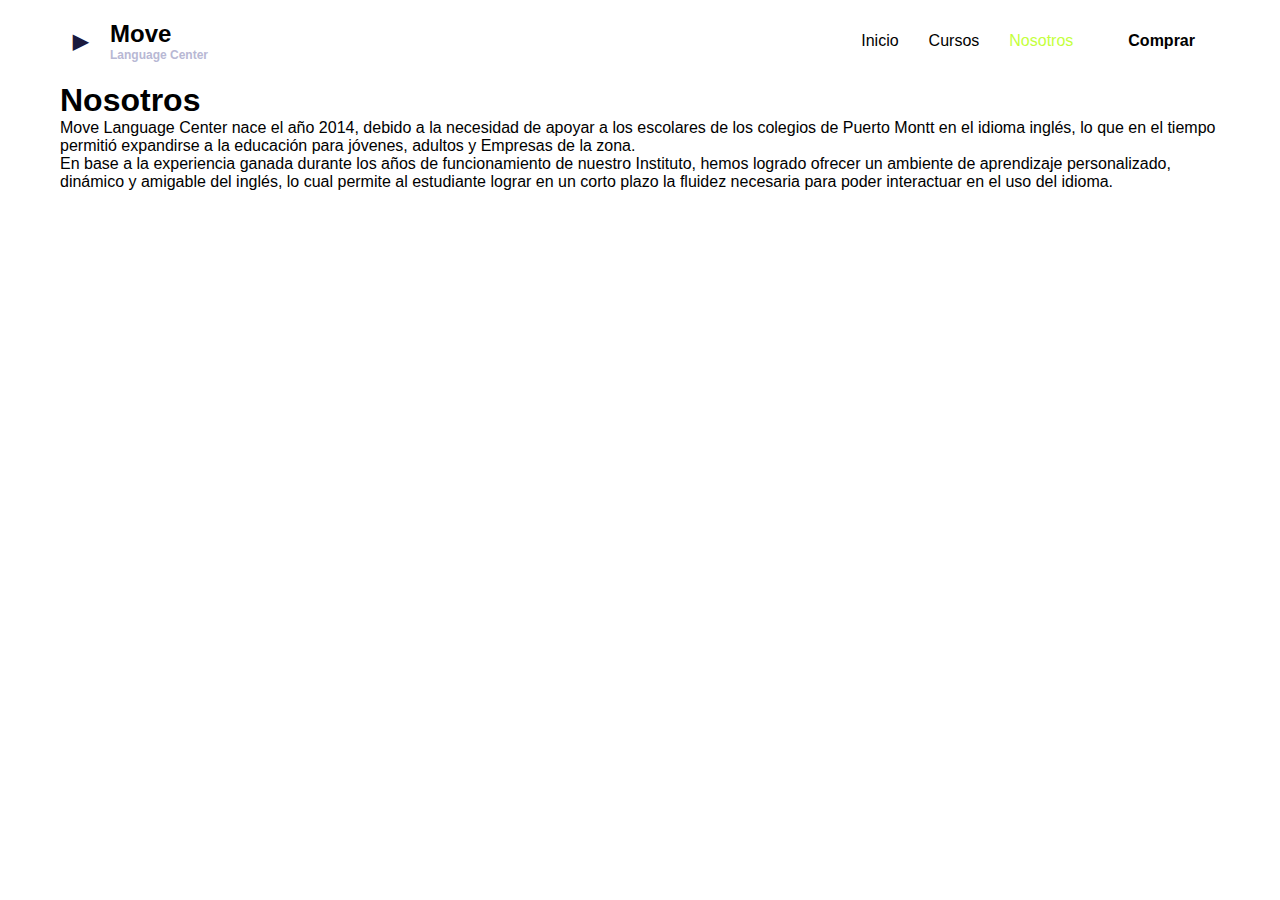
<file: nosotros.html>
<!DOCTYPE html>
<html lang="es">
<head>
    <meta charset="UTF-8">
    <meta name="viewport" content="width=device-width, initial-scale=1.0">
    <title>Nosotros - Move Language Center</title>
    <link rel="stylesheet" href="styles.css">
</head>
<body>
    <header>
        <nav class="container">
            <div class="logo">
                <div class="logo-icon">▶</div>
                <div>
                    <div style="font-size: 24px;">Move</div>
                    <div style="font-size: 12px; color: #b8b8d4;">Language Center</div>
                </div>
            </div>
            <div class="nav-links">
                <a href="index.html">Inicio</a>
                <a href="cursos.html">Cursos</a>
                <a href="nosotros.html" class="active">Nosotros</a>
                <a href="#comprar" class="btn-primary">Comprar</a>
            </div>
        </nav>
    </header>

    <section class="nosotros-hero">
        <div class="container">
            <h1>Nosotros</h1>
        </div>
    </section>

    <section class="nosotros-content">
        <div class="container">
            <div class="nosotros-text">
                <p>Move Language Center nace el año 2014, debido a la necesidad de apoyar a los escolares de los colegios de Puerto Montt en el idioma inglés, lo que en el tiempo permitió expandirse a la educación para jóvenes, adultos y Empresas de la zona.</p>
                
                <p>En base a la experiencia ganada durante los años de funcionamiento de nuestro Instituto, hemos logrado ofrecer un ambiente de aprendizaje personalizado, dinámico y amigable del inglés, lo cual permite al estudiante lograr en un corto plazo la fluidez necesaria para poder interactuar en el uso del idioma.</p>
            </div>
        </div>
    </section>
</body>
</html>
</file>
<file: styles.css>
/* Reset and Base Styles */ 
        * {
            margin: 0;
            padding: 0;
            box-sizing: border-box;
        }

        /* Theme Variables */
        :root[data-theme="dark"] {
            --bg-primary: linear-gradient(135deg, #1a1a3e 0%, #0f0f2e 100%);
            --bg-secondary: rgba(20, 20, 60, 0.9);
            --bg-tertiary: rgba(30, 30, 70, 0.95);
            --bg-card: rgba(42, 42, 94, 0.5);
            --border-color: #2a2a5e;
            --text-primary: #ffffff;
            --text-secondary: #b8b8d4;
            --accent: #c4ff3d;
            --accent-dark: #a8e600;
            --card-border: rgba(196, 255, 61, 0.2);
        }

        :root[data-theme="light"] {
            --bg-primary: linear-gradient(135deg, #f5f5f5 0%, #e8e8f0 100%);
            --bg-secondary: rgba(255, 255, 255, 0.95);
            --bg-tertiary: rgba(250, 250, 255, 0.95);
            --bg-card: rgba(240, 240, 250, 0.8);
            --border-color: #d0d0e0;
            --text-primary: #1a1a3e;
            --text-secondary: #4a4a6a;
            --accent: #c4ff3d;
            --accent-dark: #a8e600;
            --card-border: rgba(196, 255, 61, 0.3);
        }

        html {
            scroll-behavior: smooth;
        }

        body {
            font-family: 'Segoe UI', Tahoma, Geneva, Verdana, sans-serif;
            background: var(--bg-primary);
            color: var(--text-primary);
            transition: background 0.3s ease, color 0.3s ease;
        }

        .container {
            max-width: 1200px;
            margin: 0 auto;
            padding: 0 20px;
        }

        /* Header */
        header {
            background: var(--bg-secondary);
            padding: 20px 0;
            border-bottom: 2px solid var(--border-color);
            position: sticky;
            top: 0;
            z-index: 1000;
        }

        nav {
            display: flex;
            justify-content: space-between;
            align-items: center;
            flex-wrap: wrap;
            gap: 10px;
        }

        .logo {
            display: flex;
            align-items: center;
            gap: 10px;
            font-size: 24px;
            font-weight: bold;
        }

        .logo-icon {
            background: var(--accent);
            color: #1a1a3e;
            width: 40px;
            height: 40px;
            border-radius: 8px;
            display: flex;
            align-items: center;
            justify-content: center;
            font-size: 20px;
        }

        .nav-links {
            display: flex;
            gap: 30px;
            align-items: center;
            flex-wrap: wrap;
        }

        .nav-links a {
            color: var(--text-primary);
            text-decoration: none;
            transition: color 0.3s;
        }

        .nav-links a:hover {
            color: var(--accent);
        }

        .theme-toggle {
            background: none;
            border: 2px solid var(--border-color);
            color: var(--text-primary);
            padding: 8px 12px;
            border-radius: 6px;
            cursor: pointer;
            font-size: 18px;
            transition: all 0.3s;
            display: flex;
            align-items: center;
            justify-content: center;
        }

        .theme-toggle:hover {
            border-color: var(--accent);
            background: var(--accent);
            color: #1a1a3e;
        }

        .btn-primary {
            background: var(--accent);
            color: #1a1a3e;
            padding: 10px 25px;
            border-radius: 6px;
            text-decoration: none;
            font-weight: bold;
            transition: transform 0.3s;
            border: none;
        }

        .btn-primary:hover {
            transform: translateY(-2px);
        }

        /* User Profile Bar */
        .user-profile-bar {
            background: var(--bg-tertiary);
            padding: 20px 0;
            border-bottom: 1px solid var(--border-color);
        }

        .user-profile-card {
            display: flex;
            align-items: center;
            gap: 30px;
            background: var(--bg-card);
            padding: 20px 25px;
            border-radius: 10px;
            border: 1px solid var(--card-border);
            transition: all 0.3s ease;
            flex-wrap: wrap;
        }

        .user-profile-card:hover {
            background: rgba(50, 50, 110, 0.8);
            border-color: var(--accent);
            box-shadow: 0 8px 25px rgba(196, 255, 61, 0.15);
            transform: translateY(-3px);
        }

        .profile-avatar {
            flex-shrink: 0;
        }

        .avatar-icon {
            background: linear-gradient(135deg, var(--accent) 0%, var(--accent-dark) 100%);
            color: #1a1a3e;
            width: 50px;
            height: 50px;
            border-radius: 50%;
            display: flex;
            align-items: center;
            justify-content: center;
            font-size: 28px;
            box-shadow: 0 4px 15px rgba(196, 255, 61, 0.3);
        }

        .profile-info {
            flex-shrink: 0;
            min-width: 200px;
        }

        .profile-name {
            font-size: 16px;
            font-weight: bold;
            margin-bottom: 5px;
            color: var(--text-primary);
        }

        .profile-course {
            font-size: 13px;
            color: var(--text-secondary);
        }

        .progress-indicators {
            display: flex;
            gap: 40px;
            flex: 1;
            justify-content: flex-end;
            flex-wrap: wrap;
        }

        .progress-item {
            display: flex;
            flex-direction: column;
            gap: 8px;
            min-width: 120px;
        }

        .progress-label {
            font-size: 12px;
            font-weight: 600;
            color: var(--text-secondary);
            text-transform: uppercase;
            letter-spacing: 0.5px;
        }

        .progress-bar {
            height: 6px;
            background: rgba(100, 100, 150, 0.5);
            border-radius: 3px;
            overflow: hidden;
        }

        .progress-fill {
            height: 100%;
            background: linear-gradient(90deg, var(--accent) 0%, var(--accent-dark) 100%);
            border-radius: 3px;
            transition: width 0.3s ease;
            box-shadow: 0 0 10px rgba(196, 255, 61, 0.4);
        }

        .progress-text {
            font-size: 12px;
            color: var(--accent);
            font-weight: 600;
        }

        /* Hero Section */
        .hero {
            padding: 80px 0;
            display: grid;
            grid-template-columns: 1fr 1fr;
            gap: 50px;
            align-items: center;
            max-width: 1400px;
            margin: 0 auto;
        }

        .hero-content h1 {
            font-size: 48px;
            margin-bottom: 20px;
            line-height: 1.2;
            color: var(--text-primary);
        }

        .hero-content .highlight {
            color: var(--accent);
        }

        .hero-content p {
            font-size: 18px;
            color: var(--text-secondary);
            margin-bottom: 30px;
            line-height: 1.6;
        }

        .hero-buttons {
            display: flex;
            gap: 20px;
            margin-bottom: 40px;
            flex-wrap: wrap;
        }

        .btn-secondary {
            background: transparent;
            color: var(--text-primary);
            padding: 12px 30px;
            border: 2px solid var(--text-primary);
            border-radius: 6px;
            text-decoration: none;
            font-weight: bold;
            transition: all 0.3s;
        }

        .btn-secondary:hover {
            background: var(--text-primary);
            color: #1a1a3e;
        }

        .stats {
            display: flex;
            gap: 40px;
            flex-wrap: wrap;
        }

        .stat-item h3 {
            font-size: 32px;
            color: var(--accent);
            margin-bottom: 5px;
        }

        .stat-item p {
            font-size: 14px;
            color: var(--text-secondary);
        }

        .hero-image {
            position: relative;
        }

        .hero-image img {
            width: 100%;
            border-radius: 12px;
        }

        .rating-badge {
            position: absolute;
            bottom: 20px;
            left: 20px;
            background: var(--accent);
            color: #1a1a3e;
            padding: 10px 20px;
            border-radius: 6px;
            font-weight: bold;
            display: flex;
            align-items: center;
            gap: 8px;
        }

        /* Why Choose Section */
        .why-choose {
            padding: 80px 0;
            text-align: center;
        }

        .why-choose h2 {
            font-size: 36px;
            margin-bottom: 15px;
            color: var(--text-primary);
        }

        .why-choose .subtitle {
            color: var(--text-secondary);
            margin-bottom: 50px;
        }

        .features {
            display: grid;
            grid-template-columns: repeat(3, 1fr);
            gap: 30px;
        }

        .feature-card {
            background: var(--bg-card);
            padding: 40px 30px;
            border-radius: 12px;
            border: 1px solid var(--card-border);
            transition: transform 0.3s;
        }

        .feature-card:hover {
            transform: translateY(-5px);
            border-color: var(--accent);
        }

        .feature-icon {
            background: var(--accent);
            color: #1a1a3e;
            width: 60px;
            height: 60px;
            border-radius: 10px;
            display: flex;
            align-items: center;
            justify-content: center;
            margin: 0 auto 20px;
            font-size: 28px;
        }

        .feature-card h3 {
            font-size: 22px;
            margin-bottom: 15px;
            color: var(--text-primary);
        }

        .feature-card p {
            color: var(--text-secondary);
            line-height: 1.6;
        }

        /* Courses Section */
        .courses {
            padding: 80px 0;
            text-align: center;
        }

        .courses h2 {
            font-size: 36px;
            margin-bottom: 15px;
            color: var(--text-primary);
        }

        .courses .subtitle {
            color: var(--text-secondary);
            margin-bottom: 50px;
        }

        .course-grid {
            display: grid;
            grid-template-columns: repeat(3, 1fr);
            gap: 30px;
        }

        .course-card {
            background: var(--bg-card);
            border-radius: 12px;
            overflow: hidden;
            border: 1px solid var(--card-border);
            transition: transform 0.3s;
        }

        .course-card:hover {
            transform: translateY(-5px);
            border-color: var(--accent);
        }

        .course-image {
            width: 100%;
            height: 200px;
            background: var(--bg-tertiary);
            display: flex;
            align-items: center;
            justify-content: center;
            font-size: 60px;
        }

        .course-content {
            padding: 25px;
            text-align: left;
        }

        .course-header {
            display: flex;
            justify-content: space-between;
            align-items: center;
            margin-bottom: 15px;
            flex-wrap: wrap;
            gap: 10px;
        }

        .course-badge {
            background: var(--accent);
            color: #1a1a3e;
            padding: 5px 12px;
            border-radius: 4px;
            font-size: 12px;
            font-weight: bold;
        }

        .course-price {
            font-size: 28px;
            color: var(--accent);
            font-weight: bold;
        }

        .course-card h3 {
            font-size: 20px;
            margin-bottom: 10px;
            color: var(--text-primary);
        }

        .course-card p {
            color: var(--text-secondary);
            font-size: 14px;
            line-height: 1.6;
            margin-bottom: 20px;
        }

        .course-button {
            width: 100%;
            background: var(--accent);
            color: #1a1a3e;
            padding: 12px;
            border: none;
            border-radius: 6px;
            font-weight: bold;
            cursor: pointer;
            transition: transform 0.3s;
        }

        .course-button:hover {
            transform: translateY(-2px);
        }

        .course-button.secondary {
            background: transparent;
            color: var(--text-primary);
            border: 2px solid var(--text-primary);
        }

        /* CTA Section */
        .cta {
            padding: 80px 0;
            text-align: center;
        }

        .cta h2 {
            font-size: 36px;
            margin-bottom: 20px;
            color: var(--text-primary);
        }

        .cta p {
            color: var(--text-secondary);
            margin-bottom: 40px;
            font-size: 18px;
        }

        .cta-buttons {
            display: flex;
            gap: 20px;
            justify-content: center;
            flex-wrap: wrap;
        }

        /* Footer */
        footer {
            background: var(--bg-secondary);
            padding: 60px 0 30px;
            border-top: 2px solid var(--border-color);
        }

        .footer-content {
            display: grid;
            grid-template-columns: 2fr 1fr 1fr 1fr;
            gap: 50px;
            margin-bottom: 40px;
        }

        .footer-about h3 {
            display: flex;
            align-items: center;
            gap: 10px;
            margin-bottom: 15px;
            color: var(--text-primary);
        }

        .footer-about p {
            color: var(--text-secondary);
            line-height: 1.6;
        }

        .footer-section h4 {
            margin-bottom: 20px;
            color: var(--text-primary);
        }

        .footer-section ul {
            list-style: none;
        }

        .footer-section li {
            margin-bottom: 10px;
        }

        .footer-section a {
            color: var(--text-secondary);
            text-decoration: none;
            transition: color 0.3s;
        }

        .footer-section a:hover {
            color: var(--accent);
        }

        .social-links {
            display: flex;
            gap: 15px;
            margin-top: 15px;
        }

        .social-links a {
            color: var(--accent);
            font-size: 20px;
        }

        .footer-bottom {
            text-align: center;
            padding-top: 30px;
            border-top: 1px solid var(--border-color);
            color: var(--text-secondary);
        }

        @media (max-width: 1024px) {
            .hero {
                grid-template-columns: 1fr;
                gap: 30px;
            }

            .progress-indicators {
                justify-content: flex-start;
                gap: 20px;
            }

            .stats {
                gap: 20px;
            }
        }

        @media (max-width: 768px) {
            .nav-links {
                gap: 15px;
                font-size: 14px;
            }

            .logo {
                font-size: 18px;
                gap: 8px;
            }

            .logo-icon {
                width: 32px;
                height: 32px;
                font-size: 16px;
            }

            .btn-primary {
                padding: 8px 16px;
                font-size: 14px;
            }

            .theme-toggle {
                padding: 6px 10px;
                font-size: 16px;
            }

            .hero {
                grid-template-columns: 1fr;
                padding: 40px 0;
            }

            .hero-content h1 {
                font-size: 32px;
                line-height: 1.3;
            }

            .hero-content p {
                font-size: 16px;
            }

            .hero-buttons {
                flex-direction: column;
            }

            .hero-buttons a {
                width: 100%;
                text-align: center;
                display: block;
            }

            .stats {
                flex-direction: column;
                gap: 20px;
            }

            .stat-item {
                text-align: left;
            }

            .features {
                grid-template-columns: 1fr;
                gap: 20px;
            }

            .feature-card {
                padding: 25px 20px;
            }

            .course-grid {
                grid-template-columns: 1fr;
                gap: 20px;
            }

            .user-profile-card {
                flex-direction: column;
                gap: 15px;
                align-items: flex-start;
            }

            .profile-info {
                min-width: auto;
                width: 100%;
            }

            .progress-indicators {
                flex-direction: row;
                gap: 20px;
                justify-content: flex-start;
                width: 100%;
            }

            .progress-item {
                min-width: 100px;
                flex: 1;
            }

            .footer-content {
                grid-template-columns: 1fr;
                gap: 30px;
            }

            .cta-buttons {
                flex-direction: column;
            }

            .cta-buttons a {
                width: 100%;
                text-align: center;
                display: block;
            }

            .why-choose h2,
            .courses h2,
            .cta h2 {
                font-size: 28px;
            }

            .why-choose .subtitle,
            .courses .subtitle,
            .cta p {
                font-size: 16px;
            }

            padding-horizontal: 15px;
        }

        @media (max-width: 480px) {
            .container {
                padding: 0 15px;
            }

            .nav-links {
                gap: 10px;
                font-size: 12px;
            }

            .logo {
                font-size: 16px;
            }

            .logo-icon {
                width: 28px;
                height: 28px;
                font-size: 14px;
            }

            .btn-primary {
                padding: 6px 12px;
                font-size: 12px;
            }

            header {
                padding: 12px 0;
            }

            nav {
                gap: 5px;
            }

            .hero {
                padding: 30px 0;
            }

            .hero-content h1 {
                font-size: 24px;
                margin-bottom: 15px;
            }

            .hero-content p {
                font-size: 14px;
                margin-bottom: 20px;
            }

            .hero-buttons {
                gap: 10px;
            }

            .hero-buttons a {
                padding: 10px 15px;
                font-size: 12px;
            }

            .stat-item h3 {
                font-size: 24px;
            }

            .stat-item p {
                font-size: 12px;
            }

            .why-choose,
            .courses,
            .cta {
                padding: 40px 0;
            }

            .why-choose h2,
            .courses h2,
            .cta h2 {
                font-size: 22px;
                margin-bottom: 10px;
            }

            .why-choose .subtitle,
            .courses .subtitle,
            .cta p {
                font-size: 14px;
                margin-bottom: 20px;
            }

            .feature-card {
                padding: 20px 15px;
            }

            .feature-icon {
                width: 50px;
                height: 50px;
                font-size: 24px;
            }

            .feature-card h3 {
                font-size: 18px;
            }

            .feature-card p {
                font-size: 13px;
            }

            .course-image {
                height: 150px;
                font-size: 40px;
            }

            .course-content {
                padding: 15px;
            }

            .course-card h3 {
                font-size: 16px;
            }

            .course-card p {
                font-size: 12px;
            }

            .course-badge {
                font-size: 10px;
                padding: 4px 10px;
            }

            .course-price {
                font-size: 20px;
            }

            .user-profile-bar {
                padding: 12px 0;
            }

            .user-profile-card {
                padding: 12px 15px;
                gap: 12px;
            }

            .avatar-icon {
                width: 40px;
                height: 40px;
                font-size: 20px;
            }

            .profile-name {
                font-size: 14px;
            }

            .profile-course {
                font-size: 12px;
            }

            .progress-label {
                font-size: 10px;
            }

            .progress-text {
                font-size: 10px;
            }

            footer {
                padding: 30px 0 15px;
            }

            .footer-about h3 {
                font-size: 16px;
            }

            .footer-about p,
            .footer-section a {
                font-size: 13px;
            }

            .footer-section h4 {
                font-size: 14px;
                margin-bottom: 10px;
            }

            .footer-section li {
                margin-bottom: 8px;
            }

            .footer-bottom {
                font-size: 12px;
                padding-top: 15px;
            }
        }

        /* Cursos Page Styles */
        .nav-links a.active {
            color: #c4ff3d;
        }

        .cursos-hero {
            padding: 60px 0;
            background: linear-gradient(135deg, #2a2a5e 0%, #1a1a3e 100%);
            text-align: center;
        }

        .cursos-hero h1 {
            font-size: 48px;
            margin-bottom: 20px;
        }

        .all-courses {
            padding: 80px 0;
        }

        .courses-filter {
            display: flex;
            gap: 15px;
            justify-content: center;
            margin-bottom: 50px;
            flex-wrap: wrap;
        }

        .filter-btn {
            background: transparent;
            color: #ffffff;
            border: 2px solid #2a2a5e;
            padding: 10px 25px;
            border-radius: 6px;
            cursor: pointer;
            transition: all 0.3s;
            font-size: 14px;
            font-weight: 500;
        }

        .filter-btn:hover {
            border-color: #c4ff3d;
            color: #c4ff3d;
        }

        .filter-btn.active {
            background: #c4ff3d;
            color: #1a1a3e;
            border-color: #c4ff3d;
        }

        .course-details {
            display: flex;
            flex-direction: column;
            gap: 8px;
            margin: 15px 0;
            font-size: 14px;
            color: #b8b8d4;
        }

        .course-details span {
            display: flex;
            align-items: center;
            gap: 8px;
        }

        .full-width {
            width: 100%;
            display: block;
            text-align: center;
            padding: 12px 20px;
        }

        .beginner-badge {
            background: #4a7c59;
            color: #ffffff;
        }

        .intermediate-badge {
            background: #7c6a4a;
            color: #ffffff;
        }

        .advanced-badge {
            background: #7c4a4a;
            color: #ffffff;
        }

        .course-comparison {
            padding: 80px 0;
            background: rgba(42, 42, 94, 0.3);
        }

        .course-comparison h2 {
            text-align: center;
            margin-bottom: 50px;
            font-size: 36px;
        }

        .comparison-table {
            width: 100%;
            border-collapse: collapse;
            background: rgba(20, 20, 60, 0.5);
            border-radius: 8px;
            overflow: hidden;
        }

        .comparison-table thead {
            background: linear-gradient(135deg, #2a2a5e 0%, #1a1a3e 100%);
        }

        .comparison-table th,
        .comparison-table td {
            padding: 20px;
            text-align: center;
            border-bottom: 1px solid #2a2a5e;
        }

        .comparison-table th {
            font-weight: bold;
            color: #c4ff3d;
        }

        .comparison-table td:first-child,
        .comparison-table th:first-child {
            text-align: left;
        }

        .comparison-table tr:last-child td {
            border-bottom: none;
        }

        .comparison-table tbody tr:hover {
            background: rgba(196, 255, 61, 0.05);
        }

        .cta-section {
            padding: 80px 0;
            text-align: center;
            background: linear-gradient(135deg, #2a2a5e 0%, #1a1a3e 100%);
        }

        .cta-section h2 {
            font-size: 40px;
            margin-bottom: 20px;
        }

        .cta-section p {
            font-size: 18px;
            margin-bottom: 30px;
            color: #b8b8d4;
        }

        @media (max-width: 768px) {
            .courses-filter {
                flex-direction: column;
            }

            .filter-btn {
                width: 100%;
            }

            .comparison-table {
                font-size: 12px;
            }

            .comparison-table th,
            .comparison-table td {
                padding: 10px;
            }

            .cursos-hero h1 {
                font-size: 32px;
            }

            .cta-section h2 {
                font-size: 28px;
            }
        }
</file>
